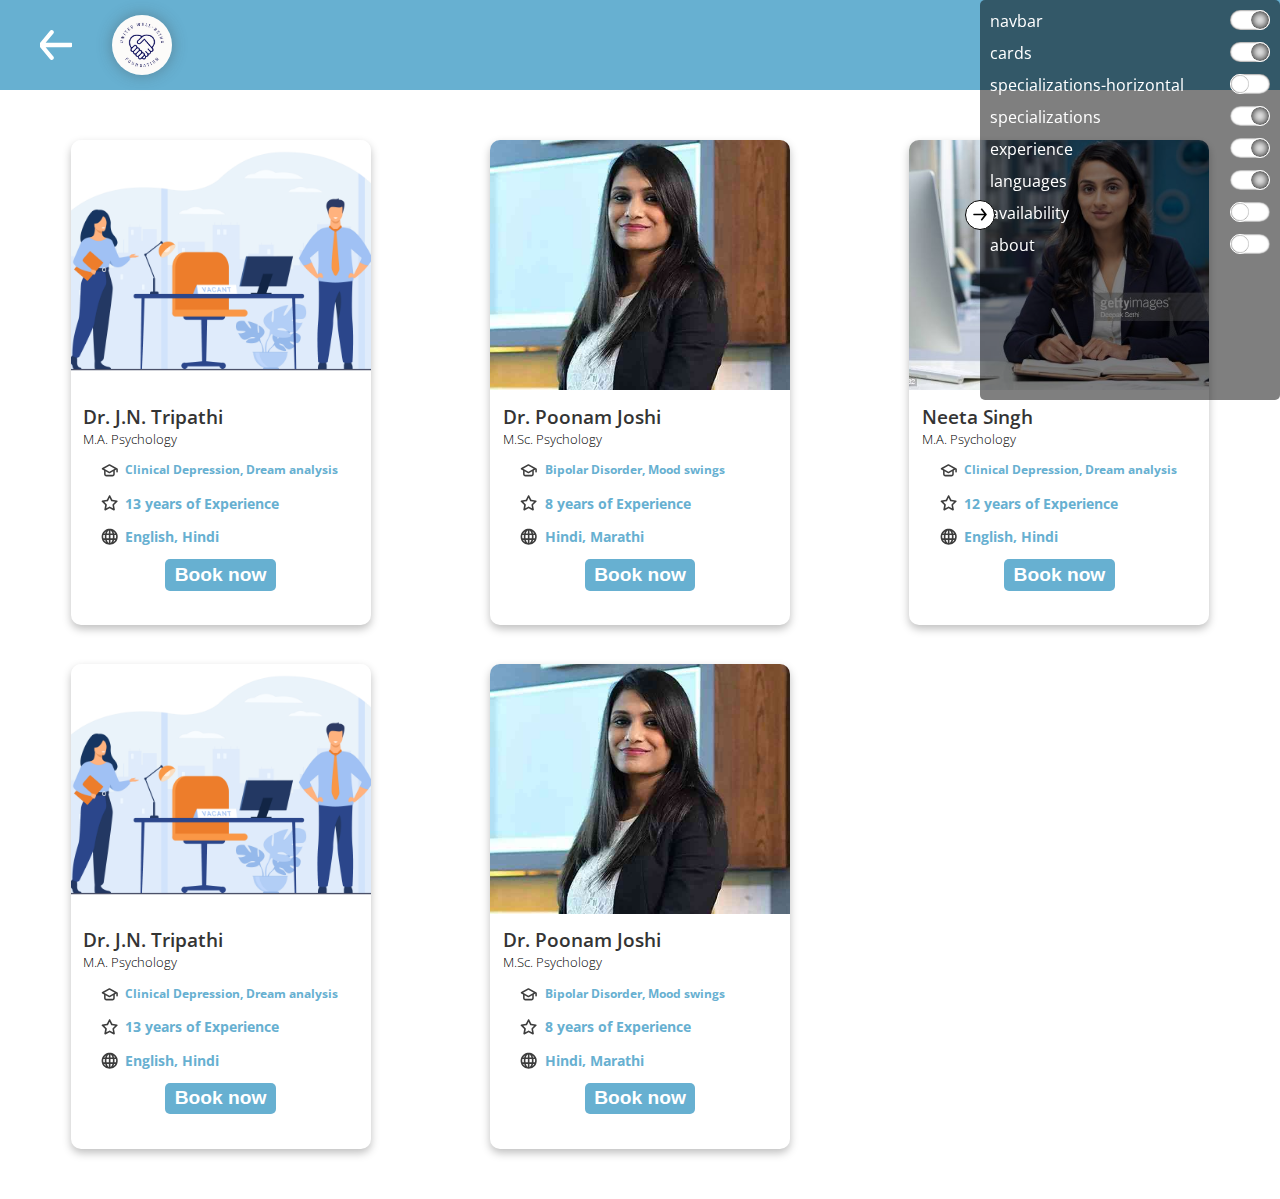
<file: catalog.html>
<!DOCTYPE html>
<html lang="en">

<head>
    <meta charset="UTF-8">
    <meta http-equiv="X-UA-Compatible" content="IE=edge">
    <meta name="viewport" content="width=device-width, initial-scale=1.0">
    <title>UWB</title>

    <!-- fonts -->
    <link rel="preconnect" href="https://fonts.googleapis.com">
    <link rel="preconnect" href="https://fonts.gstatic.com" crossorigin>
    <link href="https://fonts.googleapis.com/css2?family=Open+Sans:wght@300;400;500;600;700&display=swap"
        rel="stylesheet">
    <!-- local links -->
    <link rel="stylesheet" href="css/catalog.css">
    <link rel="stylesheet" href="css/ProfileCard.css">
</head>
<style>
    #specialization {
        font-size: 0.8em;
    }
</style>
<body>
    <popup-dialog></popup-dialog>
    <nav-bar></nav-bar>
    <main class="profiles" id="blur"></main>

    <template id="card-template">
        <div class="card">
            <div class="profile-img">
                <img id="profile-img" src="./assets/card1.jpeg" alt="profile-image">
            </div>
            <div class="specializations-wrapper">
                <section class="specializations">
                    <div>Clinical Depression</div>
                    <div>Dream Analysis</div>
                    <div>Clinical Depression</div>
                </section>
            </div>
            <section class="bio">
                <h2 class="bio__name" id="name">
                    <slot name="name">Practitioner's Name</slot>
                </h2>
                <div class="bio__degree" id="degree">
                    <slot name="degree">Degree/Education</slot>
                </div>
                <ul class="bio__description">
                    <li class="description__item">
                        <span class="icon icon-hat"></span>
                        <span id="specialization">
                            <slot name="specialization">Specialization</slot>
                        </span>
                    </li>
                    <li class="description__item">
                        <span class="icon icon-star"></span>
                        <span id="experience">
                            <slot name="experience">Experience</slot>
                        </span>
                    </li>
                    <li class="description__item">
                        <span class="icon icon-globe"></span>
                        <span id="languages">
                            <slot name="languages">Languages known</slot>
                        </span>
                    </li>
                    <li class="description__item">
                        <span class="icon icon-calendar"></span>
                        <span id="availability">
                            <slot name="availability">Availability</slot>
                        </span>
                    </li>
                </ul>
                <div class="bio__about">
                    <span class="about__content" id="about">
                        <slot name="about">A short description of Practitioner and their work.</slot>
                    </span>
                    <label for="show-popup" class="bio__more">read more</label for="show-popup">
                </div>
            </section>
            <button class="bio__btn">Book now</button>
        </div>
    </template>

    <script type="module" src="js/catalog.js"></script>
    <script type="module" src="js/Navbar.js"></script>
</body>
</html>
</file>
<file: css/catalog.css>
*,
*::before,
*::after {
    margin: 0;
    padding: 0;
    box-sizing: border-box;
    transition: 0.2s ease-in-out;
}

:root {
    --col-accent: #67B0D1;
    --col-text-primary: #343434;
    --col-text-secondary: #3D3D3D;

    --w-extra-bold: 700;
    --w-bold: 600;
    --w-normal: 400;
    --w-light: 300;
}

html, body {    
    font-family: 'Open Sans', sans-serif;
    font-size: 16px;
    font-weight: var(--w-normal);
}


.profiles {
    --card-width: 360px;
    display: grid;
    grid-template-columns: repeat(auto-fit, minmax(var(--card-width), 1fr));
    grid-auto-flow: row;
    justify-items: center;
    grid-gap: 3em;

    margin-inline: 30px;
    margin-block: 50px;
}

.header-component {
    position: sticky;
    top: 0;
}

/* Profile-Card styles */
@import url(./ProfileCard.css);

/* popup styles */
@import url(popup.css);

/* media queries */
@media only screen and (max-width: 1280px) {
    .profiles {
        --card-width: 300px;
        font-size: 0.8em;
    }
}
@media only screen and (max-width: 900px) {
    .profiles {
        --card-width: 260px;
        font-size: 0.7em;
    }
}
@media only screen and (max-width: 700px) {        
    .profiles {
        --card-width: 250px;
        font-size: 0.7em;
    }
}

 /* component-selector utility class */
.utility__hidden {
    display: none !important;
}
</file>
<file: css/ProfileCard.css>
*,
*::before,
*::after {
    margin: 0;
    padding: 0;
    box-sizing: border-box;
    transition: 0.2s ease-in-out;
}

.card {
    background-color: white;
    /* --card-width: 360px; */
    width: var(--card-width);
    height: 100%;
    box-shadow: 0px 4px 8px rgba(0, 0, 0, 0.25);
    border-radius: 10px;
    overflow: hidden;

    display: flex;
    flex-direction: column;
    align-items: center;
}

.profile-img {
    width: 100%;
    aspect-ratio: 6/5;
}

.profile-img img {
    width: 100%;
    height: 100%;
    object-fit: cover;
}

.bio {
    padding: 1em;
    width: 100%;
}

.bio__name {
    font-size: 1.5em;
    font-weight: var(--w-bold);
    color: var(--col-text-primary);
}

.bio__degree {
    font-weight: var(--w-light);
}

.bio__description {
    list-style-type: none;
    margin-left: 1.2em;
    font-size: 1.125em;
    font-weight: var(--w-extra-bold);
}

.description__item {
    margin-top: 1em;
    display: flex;
    gap: 0.5em;
}

.description__item span {
    color: var(--col-accent);
}

.bio__about {
    font-size: 1.125em;
    padding-top: 1em;
}

.about__content {
    color: var(--col-text-secondary);
}

.bio__more {
    color: var(--col-accent);
    cursor: pointer;
    margin-left: auto;
}

.bio__more:hover {
    text-decoration: underline;
}

.bio__btn {
    background: none;
    border: none;

    padding: 0.25em 0.5em;
    margin-bottom: 1.8em;
    color: white;
    border-radius: 5px;
    background-color: var(--col-accent);
    text-align: center;
    cursor: pointer;
    font-size: 1.5em;
    font-weight: var(--w-bold);
}

.bio__btn:active {
    opacity: 0.6;
}

.icon {
    width: 1.2em;
    aspect-ratio: 1;
}

.icon-hat {
    background: url(../assets/icons/hat.svg) no-repeat center center/contain;
}

.icon-star {
    background: url(../assets/icons/star.svg) no-repeat center center/contain;
}

.icon-globe {
    background: url(../assets/icons/globe.svg) no-repeat center center/contain;
}

.icon-calendar {
    background: url(../assets/icons/calender.svg) no-repeat center center/contain;
}

@media only screen and (max-width: 1280px) {
    .card {
        --card-width: 300px;
        /* height: 100%; */
    }
}

@media only screen and (max-width: 900px) {
    .card {
        --card-width: 260px;
    }

    .profile-img {
        aspect-ratio: 3/2;
    }
}

@media only screen and (max-width: 700px) {
    .card {
        --card-width: 250px;
    }

    .profile-img {
        aspect-ratio: 2/1;
    }
}

/* specializations horizontal view */
.specializations-wrapper {
    width: 100%;
    height: 3em;
    overflow: hidden;
    /* margin-inline: 2em; */
    /* border: 1px solid black; */
    margin-top: 10px;

    position: relative;
}
.specializations-wrapper::before, 
.specializations-wrapper::after {
    content: '';
    position: absolute;
    /* z-index: 100; */
    width: 15%;
    height: 100%;
    top: 0;
}
.specializations-wrapper::before {
    left: 0;
    background-image: linear-gradient(to right, white, rgb(255,255,255, 0.4));
}
.specializations-wrapper::after {
    right: 0;
    background-image: linear-gradient(to left, white, rgb(255,255,255, 0.4));
}
.specializations {
    /* border: 1px solid black; */
    height: 4.5em;
    width: 85%;
    margin-inline: auto;
    overflow: auto;
    white-space: nowrap;
    padding-top: 0.5em;

    padding-inline-start: 10%;
}
.specializations::after {
    content: '';
    display: inline-block;
    width: 40px;
}
.specializations > * {
    border: 1px solid var(--col-accent);
    color: var(--col-accent);
    border-radius: 15px;
    padding-inline: 0.5em;
    padding-block: 0.2em;

    display: inline;
}
</file>
